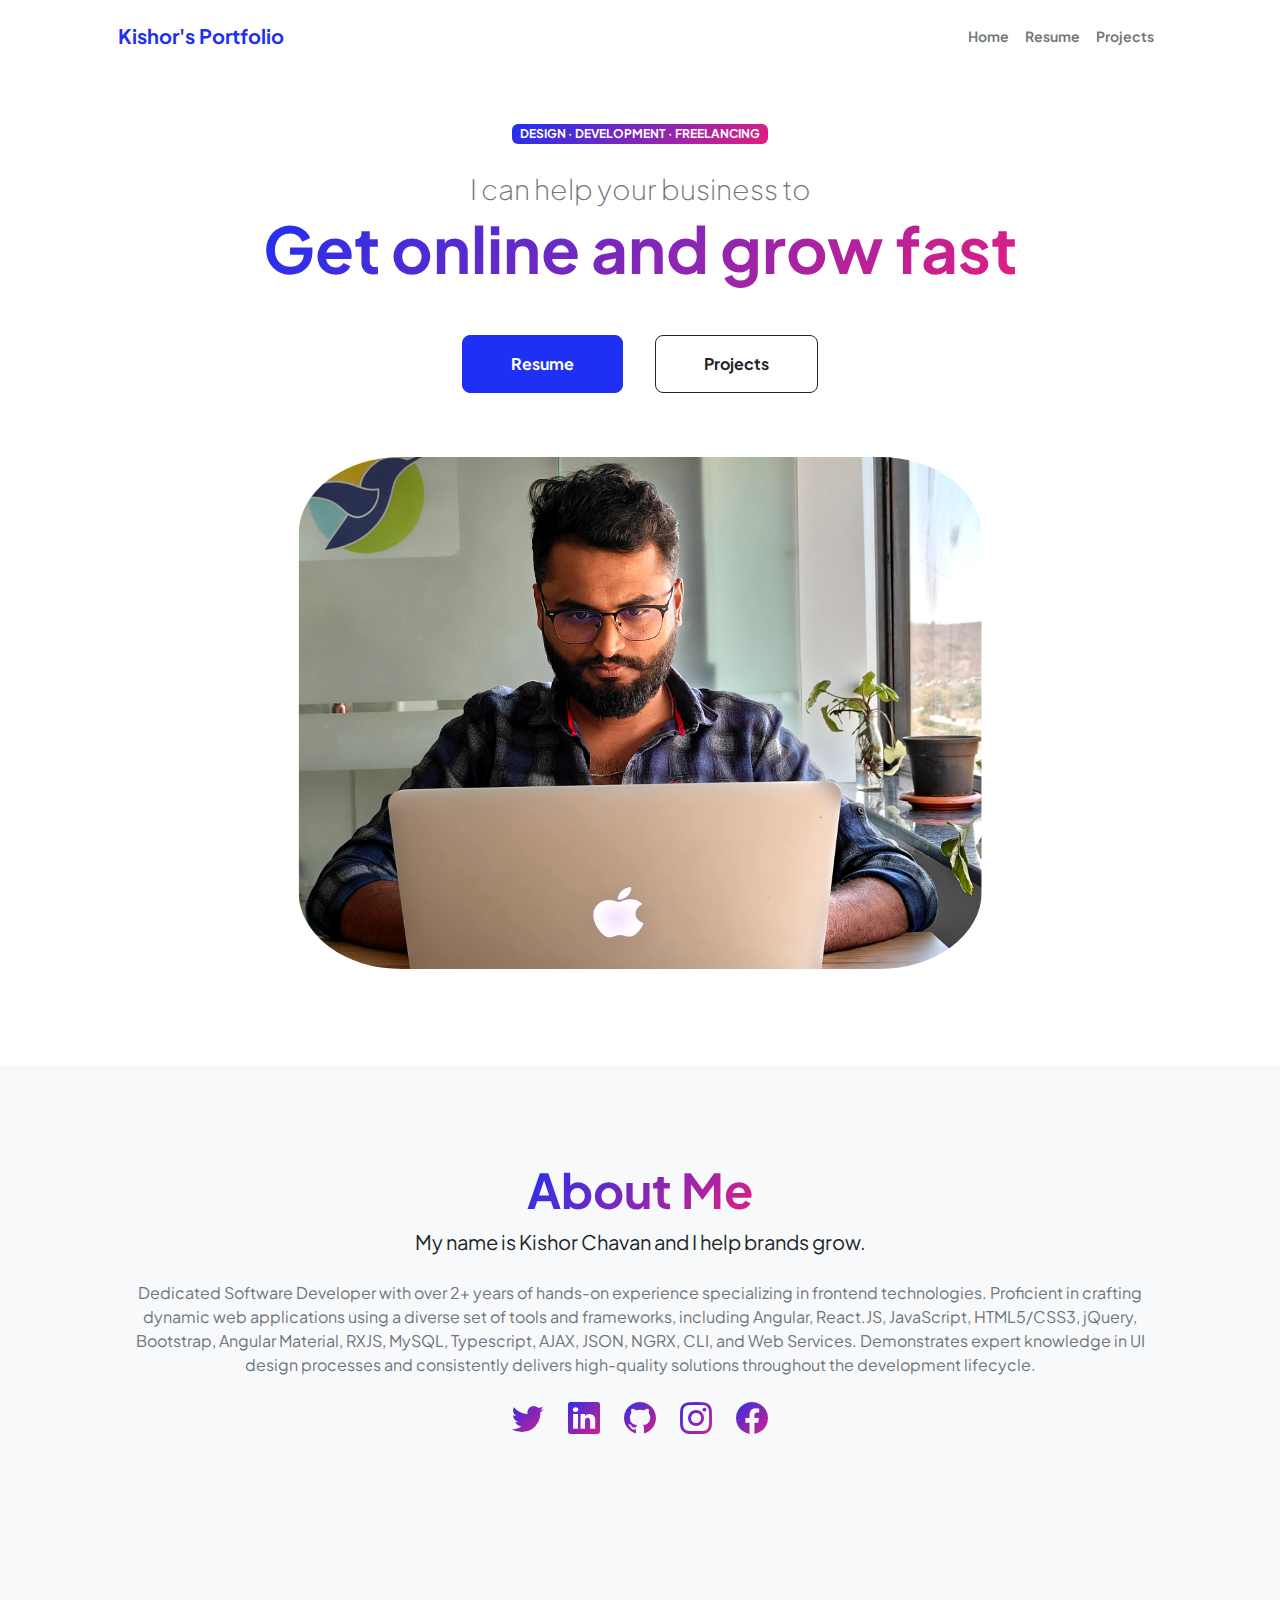
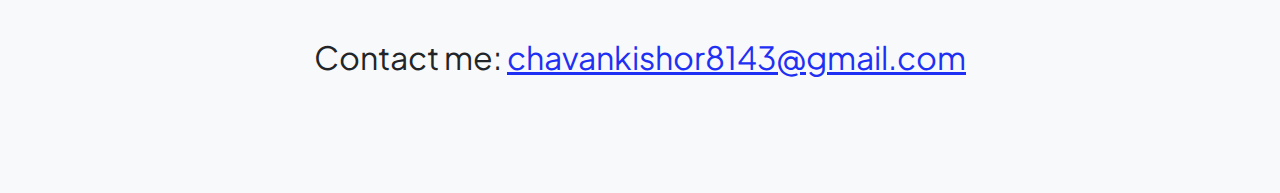
<file: index.html>
<!DOCTYPE html>
<html lang="en">

<head>
    <meta charset="utf-8" />
    <meta name="viewport" content="width=device-width, initial-scale=1, shrink-to-fit=no" />
    <meta name="description" content="" />
    <meta name="author" content="" />
    <title>Kishor Chavan Portfolio</title>
    <!-- Favicon-->
    <link rel="icon" type="image/x-icon" href="assets/favicon.ico" />
    <!-- Custom Google font-->
    <link rel="preconnect" href="https://fonts.googleapis.com" />
    <link rel="preconnect" href="https://fonts.gstatic.com" crossorigin />
    <link
        href="https://fonts.googleapis.com/css2?family=Plus+Jakarta+Sans:wght@100;200;300;400;500;600;700;800;900&amp;display=swap"
        rel="stylesheet" />
    <!-- Bootstrap icons-->
    <link href="https://cdn.jsdelivr.net/npm/bootstrap-icons@1.8.1/font/bootstrap-icons.css" rel="stylesheet" />
    <!-- Core theme CSS (includes Bootstrap)-->
    <link href="css/styles.css" rel="stylesheet" />
</head>

<body class="d-flex flex-column h-100">
    <main class="flex-shrink-0">
        <!-- Navigation-->
        <nav class="navbar navbar-expand-lg navbar-light bg-white py-3">
            <div class="container px-5">
                <a class="navbar-brand" href="index.html"><span class="fw-bolder text-primary">Kishor's Portfolio</span></a>
                <button class="navbar-toggler" type="button" data-bs-toggle="collapse"
                    data-bs-target="#navbarSupportedContent" aria-controls="navbarSupportedContent"
                    aria-expanded="false" aria-label="Toggle navigation"><span
                        class="navbar-toggler-icon"></span></button>
                <div class="collapse navbar-collapse" id="navbarSupportedContent">
                    <ul class="navbar-nav ms-auto mb-2 mb-lg-0 small fw-bolder">
                        <li class="nav-item"><a class="nav-link" href="index.html">Home</a></li>
                        <li class="nav-item"><a class="nav-link" href="resume.html">Resume</a></li>
                        <li class="nav-item"><a class="nav-link" href="projects.html">Projects</a></li>
                    </ul>
                </div>
            </div>
        </nav>
        <!-- Header-->
        <header class="py-5">
            <div class="container px-5 pb-5">
                <div class="row gx-5 align-items-center">
                    <div class="col-xxl-5">
                        <!-- Header text content-->
                        <div class="text-center text-xxl-start">
                            <div class="badge bg-gradient-primary-to-secondary text-white mb-4">
                                <div class="text-uppercase">Design &middot; Development &middot; Freelancing</div>
                            </div>
                            <div class="fs-3 fw-light text-muted">I can help your business to</div>
                            <h1 class="display-3 fw-bolder mb-5">
                                <span class="text-gradient d-inline">Get online and grow fast</span>
                            </h1>
                            <div
                                class="d-grid gap-3 d-sm-flex justify-content-sm-center justify-content-xxl-start mb-3">
                                <a class="btn btn-primary btn-lg px-5 py-3 me-sm-3 fs-6 fw-bolder"
                                    href="resume.html">
                                    Resume
                                </a>
                                <a class="btn btn-outline-dark btn-lg px-5 py-3 fs-6 fw-bolder"
                                    href="projects.html">
                                    Projects
                                </a>
                            </div>
                        </div>
                    </div>
                    <div class="col-xxl-7">
                        <!-- Header profile picture-->
                        <div class="d-flex justify-content-center mt-5 mt-xxl-0">
                            <div class="profile bg-gradient-primary-to-secondary">
                                <img class="profile-img" src="assets/profilepic.jpg" alt="..." />
                               
                            </div>
                        </div>
                    </div>
                </div>
            </div>
        </header>
        <!-- About Section-->
        <section class="bg-light py-5">
            <div class="container px-5">
                <div class="row gx-5 justify-content-center">
                    <div class="col-xxl-8">
                        <div class="text-center my-5">
                            <h2 class="display-5 fw-bolder"><span class="text-gradient d-inline">About Me</span></h2>
                            <p class="lead fw-light mb-4"><strong>My name is Kishor Chavan and I help brands grow.</strong></p>
                            <p class="text-muted">Dedicated Software Developer with over 2+ years of hands-on
                                experience specializing in frontend technologies. Proficient in crafting dynamic web
                                applications using a diverse set of tools and frameworks, including Angular, React.JS,
                                JavaScript, HTML5/CSS3, jQuery, Bootstrap, Angular Material, RXJS, MySQL, Typescript,
                                AJAX, JSON, NGRX, CLI, and Web Services. Demonstrates expert knowledge in UI design
                                processes and consistently delivers high-quality solutions throughout the development
                                lifecycle.</p>
                            <div class="d-flex justify-content-center fs-2 gap-4">
                                <a class="text-gradient" target="_blank" href="https://twitter.com/KishorC19057759">
                                    <i class="bi bi-twitter"></i>
                                </a>
                                <a class="text-gradient" target="_blank"
                                    href="https://www.linkedin.com/in/kishor-chavan-18511a18b/">
                                    <i class="bi bi-linkedin"></i>
                                </a>
                                <a class="text-gradient" target="_blank" href="https://github.com/kishor96k">
                                    <i class="bi bi-github"></i>
                                </a>
                                <a class="text-gradient" target="_blank" href="https://www.instagram.com/_kishor_96k/">
                                    <i class="bi bi-instagram"></i>
                                </a>
                                <a class="text-gradient" target="_blank" href="https://github.com/kishor96k">
                                    <i class="bi bi-facebook"></i>
                                </a>
                            </div>
                        </div>
                    </div>
                </div>
            </div>
        </section>
        <section class="bg-light py-5">
            <div class="container px-5">
                <div class="row gx-5 justify-content-center">
                    <div class="col-xxl-8">
                        <div class="text-center my-5">
                            <div class="d-flex justify-content-center fs-2 gap-4">
                                <footer>
                                    <p>Contact me: <a href="mailto:chavankishor8143@gmail.com">chavankishor8143@gmail.com</a></p>
                                </footer>
                            </div>
                        </div>
                    </div>
                </div>
            </div>
        </section>
    </main>
    <!-- Bootstrap core JS-->
    <script src="https://cdn.jsdelivr.net/npm/bootstrap@5.2.3/dist/js/bootstrap.bundle.min.js"></script>
    <!-- Core theme JS-->
    <script src="js/scripts.js"></script>
</body>

</html>
</file>
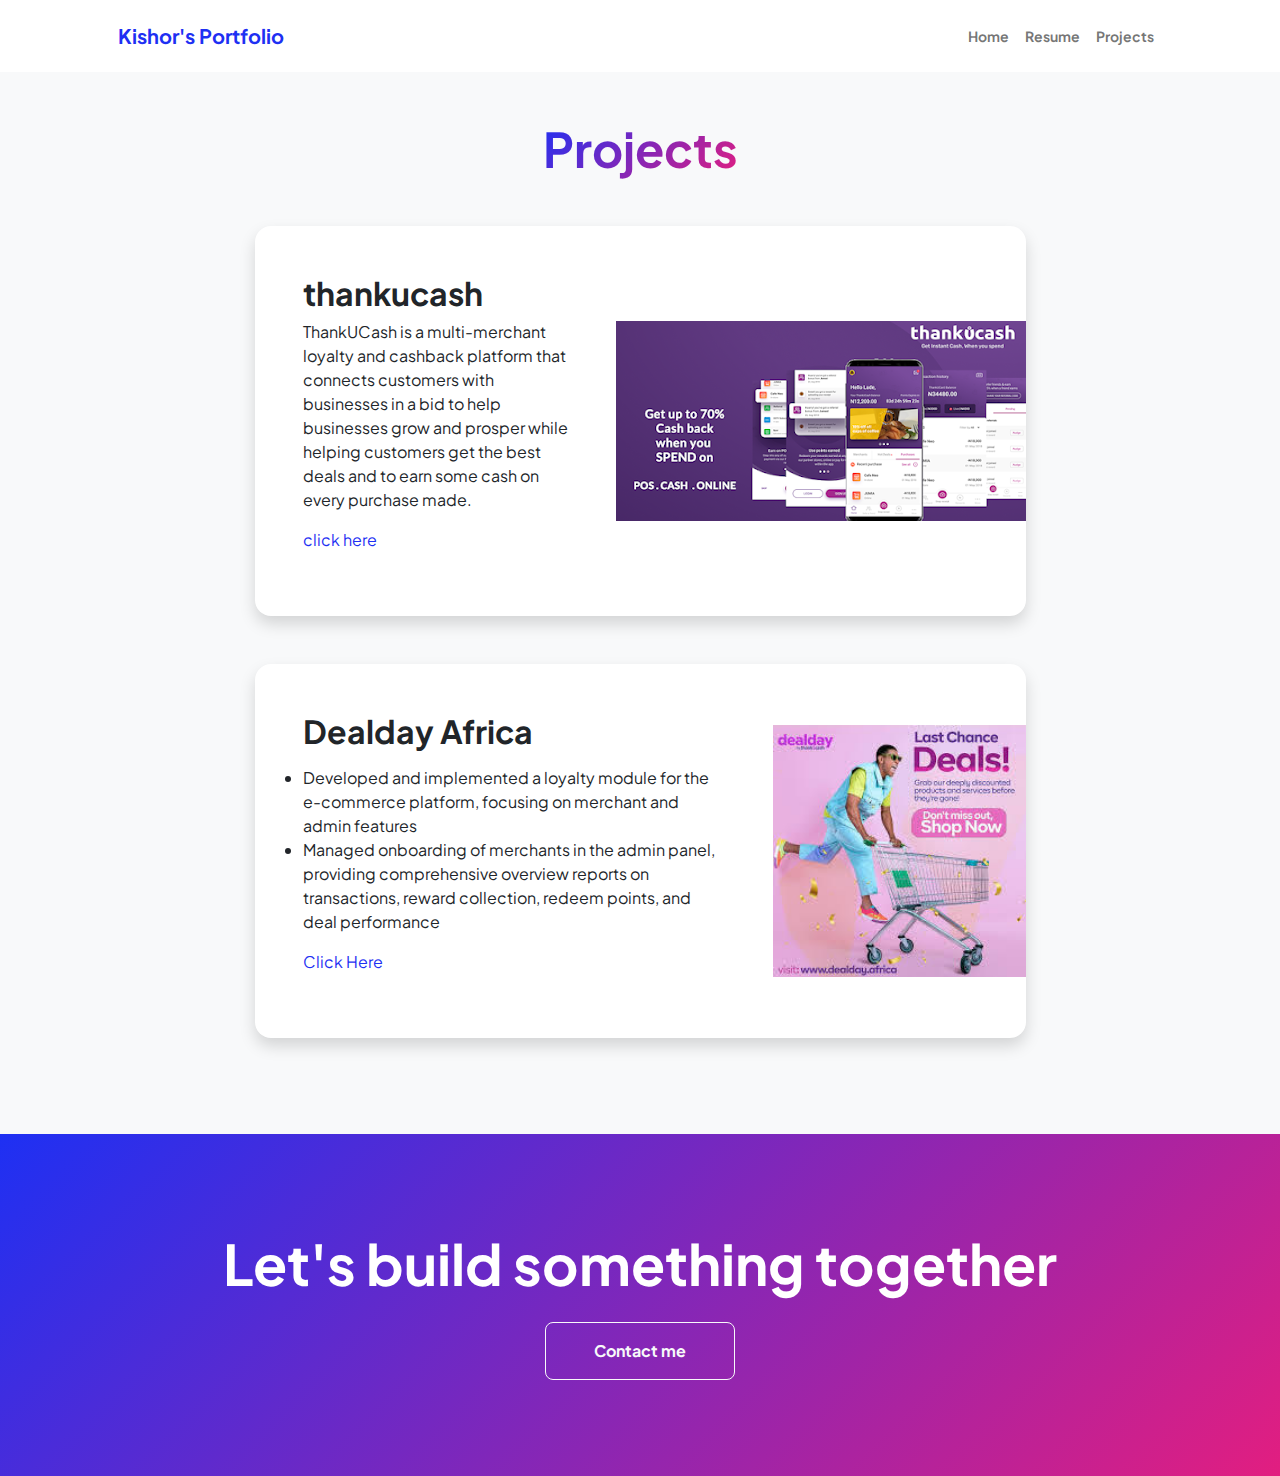
<file: projects.html>
<!DOCTYPE html>
<html lang="en">

<head>
    <meta charset="utf-8" />
    <meta name="viewport" content="width=device-width, initial-scale=1, shrink-to-fit=no" />
    <meta name="description" content="" />
    <meta name="author" content="" />
    <title>Kishor Chavan Portfolio</title>
    <!-- Favicon-->
    <link rel="icon" type="image/x-icon" href="assets/favicon.ico" />
    <!-- Custom Google font-->
    <link rel="preconnect" href="https://fonts.googleapis.com" />
    <link rel="preconnect" href="https://fonts.gstatic.com" crossorigin />
    <link
        href="https://fonts.googleapis.com/css2?family=Plus+Jakarta+Sans:wght@100;200;300;400;500;600;700;800;900&amp;display=swap"
        rel="stylesheet" />
    <!-- Bootstrap icons-->
    <link href="https://cdn.jsdelivr.net/npm/bootstrap-icons@1.8.1/font/bootstrap-icons.css" rel="stylesheet" />
    <!-- Core theme CSS (includes Bootstrap)-->
    <link href="css/styles.css" rel="stylesheet" />
</head>

<body class="d-flex flex-column h-100 bg-light">
    <main class="flex-shrink-0">
        <!-- Navigation-->
        <nav class="navbar navbar-expand-lg navbar-light bg-white py-3">
            <div class="container px-5">
                <a class="navbar-brand" href="index.html">
                    <span class="fw-bolder text-primary">
                        Kishor's Portfolio
                    </span>
                </a>
                <button class="navbar-toggler" type="button" data-bs-toggle="collapse"
                    data-bs-target="#navbarSupportedContent" aria-controls="navbarSupportedContent"
                    aria-expanded="false" aria-label="Toggle navigation"><span
                        class="navbar-toggler-icon"></span></button>
                <div class="collapse navbar-collapse" id="navbarSupportedContent">
                    <ul class="navbar-nav ms-auto mb-2 mb-lg-0 small fw-bolder">
                        <li class="nav-item"><a class="nav-link" href="index.html">Home</a></li>
                        <li class="nav-item"><a class="nav-link" href="resume.html">Resume</a></li>
                        <li class="nav-item"><a class="nav-link" href="projects.html">Projects</a></li>
                    </ul>
                </div>
            </div>
        </nav>
        <!-- Projects Section-->
        <section class="py-5">
            <div class="container px-5 mb-5">
                <div class="text-center mb-5">
                    <h1 class="display-5 fw-bolder mb-0"><span class="text-gradient d-inline">Projects</span></h1>
                </div>
                <div class="row gx-5 justify-content-center">
                    <div class="col-lg-11 col-xl-9 col-xxl-8">
                        <!-- Project Card 1-->
                        <div class="card overflow-hidden shadow rounded-4 border-0 mb-5">
                            <div class="card-body p-0">
                                <div class="d-flex align-items-center">
                                    <div class="p-5">
                                        <h2 class="fw-bolder">thankucash</h2>
                                        <p>
                                            ThankUCash is a multi-merchant loyalty and cashback platform that connects
                                            customers with businesses in a bid to help businesses grow and prosper while
                                            helping customers get the best deals and to earn some cash on every purchase
                                            made.
                                        </p>
                                        <p>
                                            <a href="https://web.thankucash.com/" target="_blank"
                                                style="text-decoration: none;">click here</a>
                                        </p>
                                    </div>
                                    <img class="img-fluid" height="100%" width="100%" src="./assets/thankucash.jpg"
                                        alt="..." />
                                </div>
                            </div>
                        </div>
                        <!-- Project Card 2-->
                        <div class="card overflow-hidden shadow rounded-4 border-0">
                            <div class="card-body p-0">
                                <div class="d-flex align-items-center">
                                    <div class="p-5">
                                        <h2 class="fw-bolder">Dealday Africa</h2>
                                        <p>
                                            <li>Developed and implemented a loyalty module for the e-commerce platform,
                                                focusing on merchant and admin features
                                            </li>
                                            <li>Managed onboarding of merchants in the admin panel, providing
                                                comprehensive overview reports on transactions, reward
                                                collection, redeem points, and deal performance
                                            </li>
                                        </p>
                                        <p>
                                            <a href="https://dealday.africa/home" target="_blank"
                                                style="text-decoration: none;">
                                                Click Here
                                            </a>
                                        </p>
                                    </div>
                                    <img class="img-fluid" width="100%" height="100%" src="./assets/dealday.jpg"
                                        alt="..." />
                                </div>
                            </div>
                        </div>
                    </div>
                </div>
            </div>
        </section>
        <!-- Call to action section-->
        <section class="py-5 bg-gradient-primary-to-secondary text-white">
            <div class="container px-5 my-5">
                <div class="text-center">
                    <h2 class="display-4 fw-bolder mb-4">Let's build something together</h2>
                    <a target="_blank" class="btn btn-outline-light btn-lg px-5 py-3 fs-6 fw-bolder"
                        href="mailto:chavankishor8143@gmail.com">Contact me</a>
                </div>
            </div>
        </section>
    </main>

    <!-- Bootstrap core JS-->
    <script src="https://cdn.jsdelivr.net/npm/bootstrap@5.2.3/dist/js/bootstrap.bundle.min.js"></script>
    <!-- Core theme JS-->
    <script src="js/scripts.js"></script>
</body>

</html>
</file>
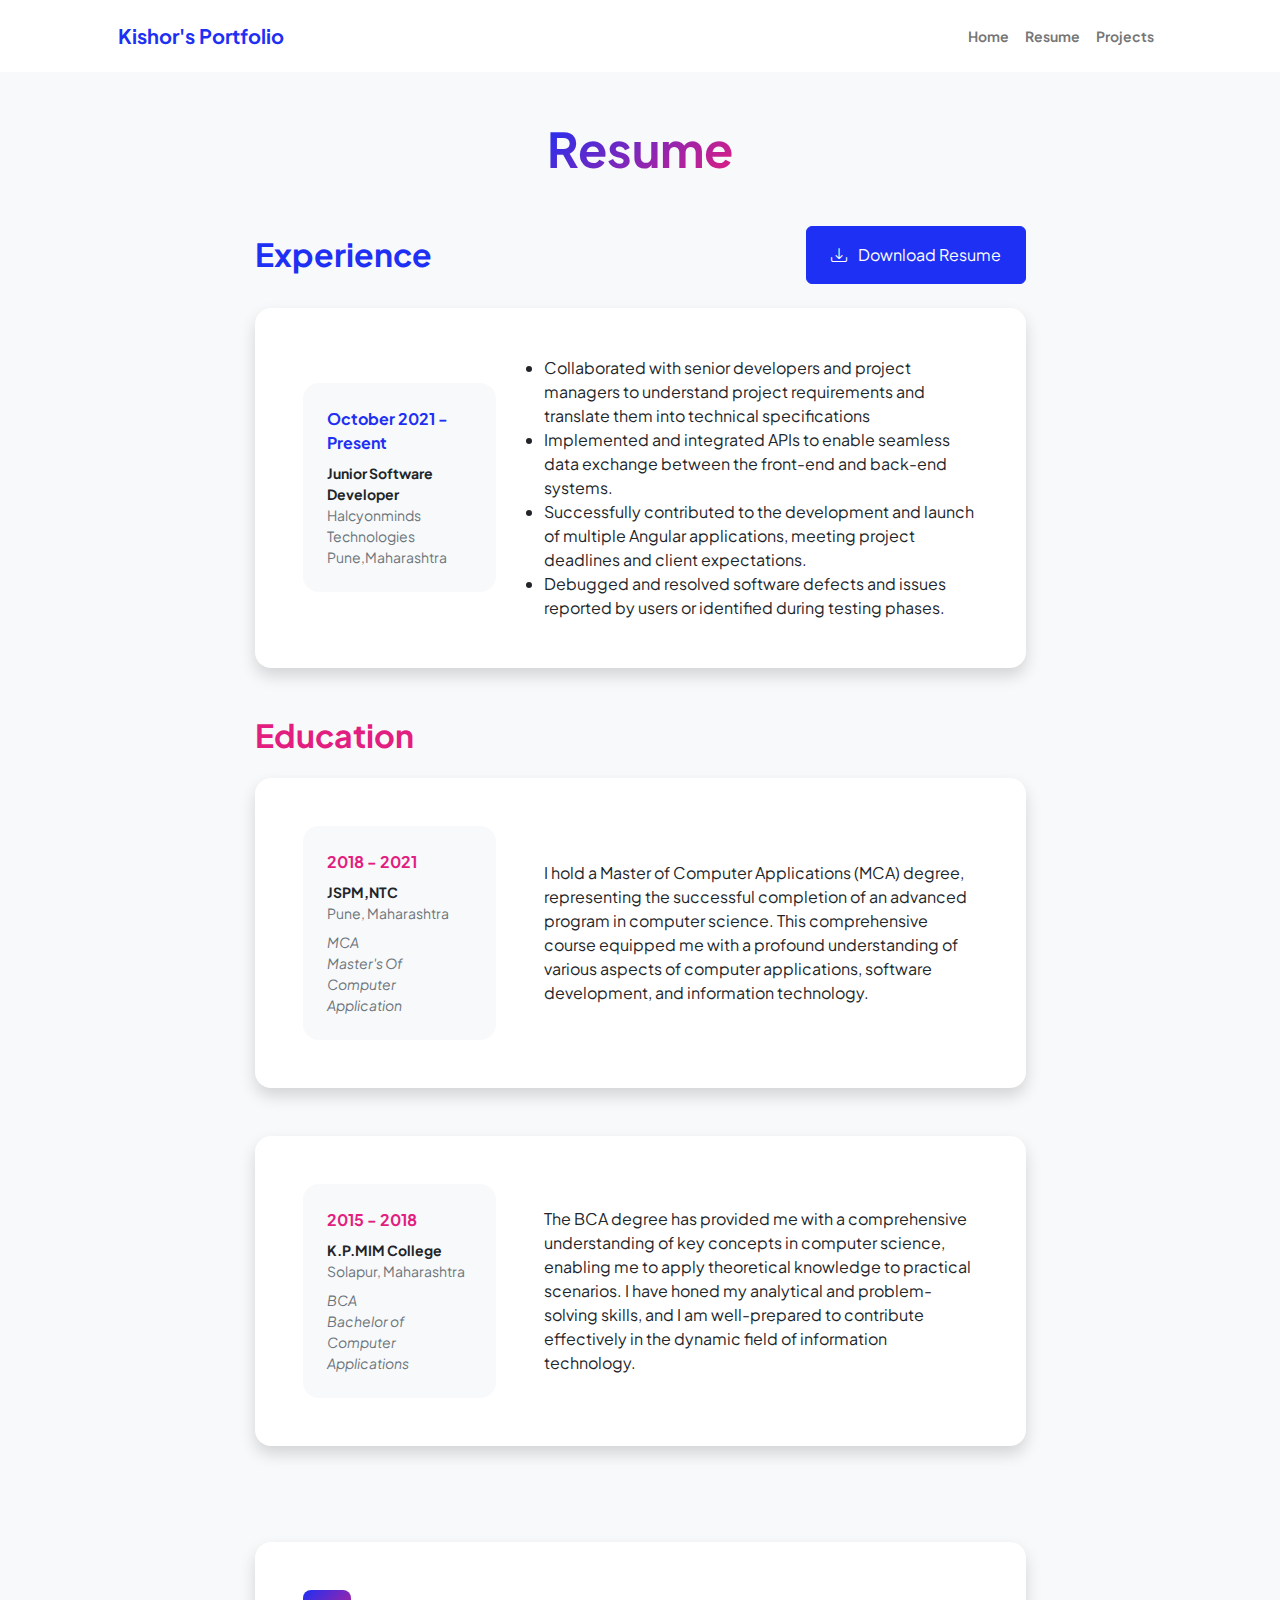
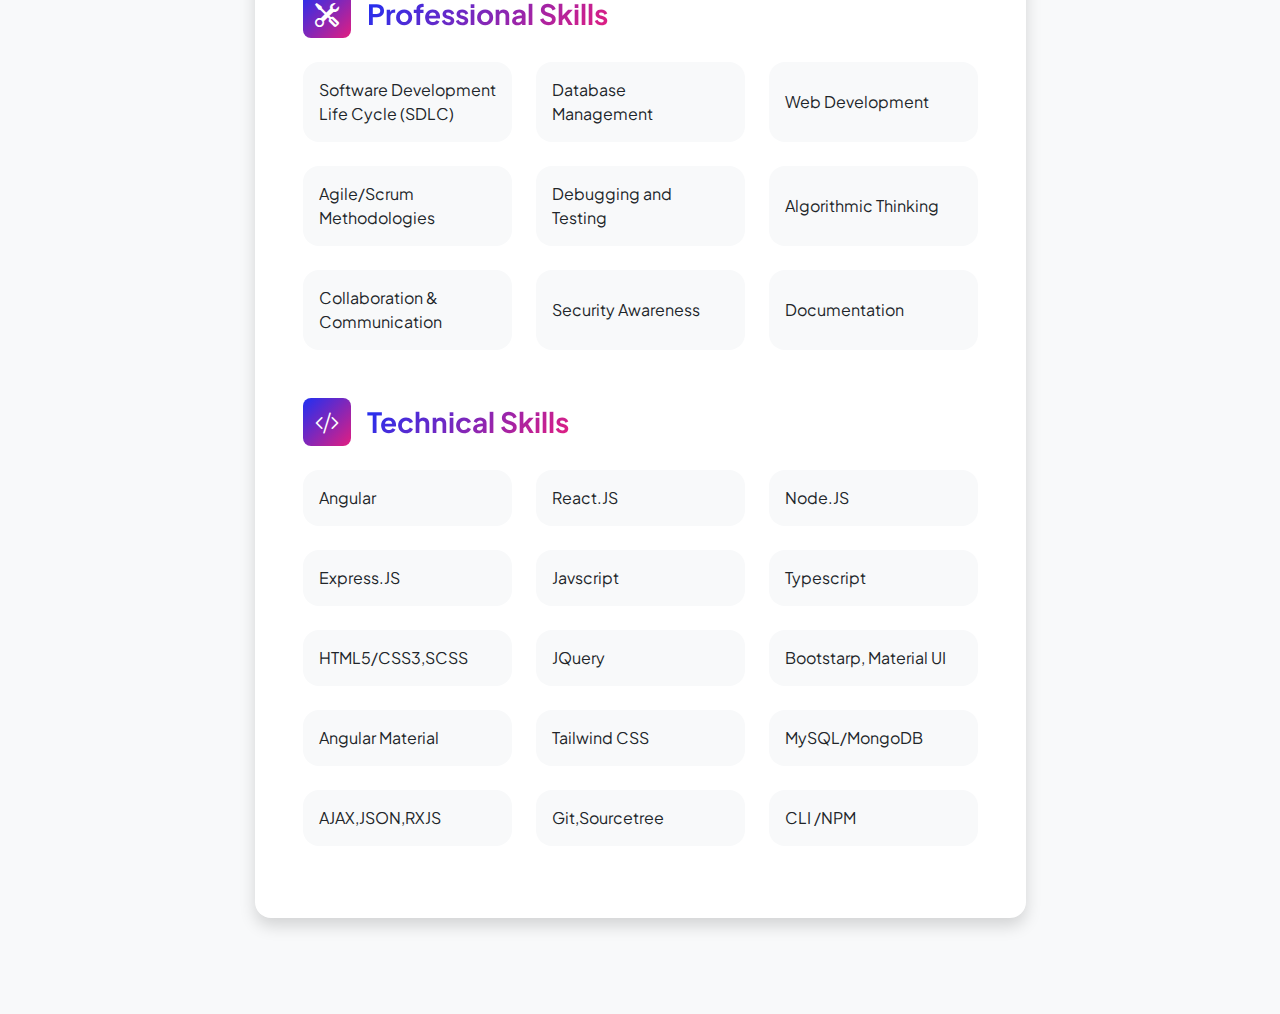
<file: resume.html>
<!DOCTYPE html>
<html lang="en">

<head>
    <meta charset="utf-8" />
    <meta name="viewport" content="width=device-width, initial-scale=1, shrink-to-fit=no" />
    <meta name="description" content="" />
    <meta name="author" content="" />
    <title>Kishor Chavan Portfolio</title>
    <!-- Favicon-->
    <link rel="icon" type="image/x-icon" href="assets/favicon.ico" />
    <!-- Custom Google font-->
    <link rel="preconnect" href="https://fonts.googleapis.com" />
    <link rel="preconnect" href="https://fonts.gstatic.com" crossorigin />
    <link
        href="https://fonts.googleapis.com/css2?family=Plus+Jakarta+Sans:wght@100;200;300;400;500;600;700;800;900&amp;display=swap"
        rel="stylesheet" />
    <!-- Bootstrap icons-->
    <link href="https://cdn.jsdelivr.net/npm/bootstrap-icons@1.8.1/font/bootstrap-icons.css" rel="stylesheet" />
    <!-- Core theme CSS (includes Bootstrap)-->
    <link href="css/styles.css" rel="stylesheet" />
</head>

<body class="d-flex flex-column h-100 bg-light">
    <main class="flex-shrink-0">
        <!-- Navigation-->
        <nav class="navbar navbar-expand-lg navbar-light bg-white py-3">
            <div class="container px-5">
                <a class="navbar-brand" href="index.html">
                    <span class="fw-bolder text-primary">
                        Kishor's Portfolio
                    </span>
                </a>
                <button class="navbar-toggler" type="button" data-bs-toggle="collapse"
                    data-bs-target="#navbarSupportedContent" aria-controls="navbarSupportedContent"
                    aria-expanded="false" aria-label="Toggle navigation"><span
                        class="navbar-toggler-icon"></span></button>
                <div class="collapse navbar-collapse" id="navbarSupportedContent">
                    <ul class="navbar-nav ms-auto mb-2 mb-lg-0 small fw-bolder">
                        <li class="nav-item"><a class="nav-link" href="index.html">Home</a></li>
                        <li class="nav-item"><a class="nav-link" href="resume.html">Resume</a></li>
                        <li class="nav-item"><a class="nav-link" href="projects.html">Projects</a></li>
                    </ul>
                </div>
            </div>
        </nav>
        <!-- Page Content-->
        <div class="container px-5 my-5">
            <div class="text-center mb-5">
                <h1 class="display-5 fw-bolder mb-0"><span class="text-gradient d-inline">Resume</span></h1>
            </div>
            <div class="row gx-5 justify-content-center">
                <div class="col-lg-11 col-xl-9 col-xxl-8">
                    <!-- Experience Section-->
                    <section>
                        <div class="d-flex align-items-center justify-content-between mb-4">
                            <h2 class="text-primary fw-bolder mb-0">Experience</h2>
                            <a class="btn btn-primary px-4 py-3" target="_blank" href="./assets/Kishor_Chavan_CV.pdf">
                                <div class="d-inline-block bi bi-download me-2"></div>
                                Download Resume
                            </a>
                        </div>
                        <!-- Experience Card 1-->
                        <div class="card shadow border-0 rounded-4 mb-5">
                            <div class="card-body p-5">
                                <div class="row align-items-center gx-5">
                                    <div class="col text-center text-lg-start mb-4 mb-lg-0">
                                        <div class="bg-light p-4 rounded-4">
                                            <div class="text-primary fw-bolder mb-2">October 2021 - Present</div>
                                            <div class="small fw-bolder">Junior Software Developer</div>
                                            <div class="small text-muted">Halcyonminds Technologies</div>
                                            <div class="small text-muted">Pune,Maharashtra</div>
                                        </div>
                                    </div>
                                    <div class="col-lg-8">
                                        <div>
                                            <li>Collaborated with senior developers and project managers to
                                                understand project requirements and translate them into technical
                                                specifications
                                            </li>
                                            <li>
                                                Implemented and integrated APIs to enable seamless data exchange
                                                between the front-end and back-end systems.
                                            </li>
                                            <li>
                                                Successfully contributed to the development and launch of multiple
                                                Angular applications, meeting project deadlines and client expectations.
                                            </li>
                                            <li>
                                                Debugged and resolved software defects and issues reported by users
                                                or identified during testing phases.
                                            </li>
                                        </div>
                                    </div>
                                </div>
                            </div>
                        </div>
                    </section>
                    <!-- Education Section-->
                    <section>
                        <h2 class="text-secondary fw-bolder mb-4">Education</h2>
                        <!-- Education Card 1-->
                        <div class="card shadow border-0 rounded-4 mb-5">
                            <div class="card-body p-5">
                                <div class="row align-items-center gx-5">
                                    <div class="col text-center text-lg-start mb-4 mb-lg-0">
                                        <div class="bg-light p-4 rounded-4">
                                            <div class="text-secondary fw-bolder mb-2">2018 - 2021</div>
                                            <div class="mb-2">
                                                <div class="small fw-bolder">JSPM,NTC</div>
                                                <div class="small text-muted">Pune, Maharashtra</div>
                                            </div>
                                            <div class="fst-italic">
                                                <div class="small text-muted">MCA</div>
                                                <div class="small text-muted">Master's Of Computer Application</div>
                                            </div>
                                        </div>
                                    </div>
                                    <div class="col-lg-8">
                                        <div> I hold a Master of Computer Applications (MCA) degree, representing the
                                            successful completion of an advanced program in computer science. This
                                            comprehensive course equipped me with a profound understanding of various
                                            aspects of computer applications, software development, and information
                                            technology.
                                        </div>
                                    </div>
                                </div>
                            </div>
                        </div>
                        <!-- Education Card 2-->
                        <div class="card shadow border-0 rounded-4 mb-5">
                            <div class="card-body p-5">
                                <div class="row align-items-center gx-5">
                                    <div class="col text-center text-lg-start mb-4 mb-lg-0">
                                        <div class="bg-light p-4 rounded-4">
                                            <div class="text-secondary fw-bolder mb-2">2015 - 2018</div>
                                            <div class="mb-2">
                                                <div class="small fw-bolder">K.P.MIM College</div>
                                                <div class="small text-muted">Solapur, Maharashtra</div>
                                            </div>
                                            <div class="fst-italic">
                                                <div class="small text-muted">BCA</div>
                                                <div class="small text-muted">Bachelor of Computer Applications</div>
                                            </div>
                                        </div>
                                    </div>
                                    <div class="col-lg-8">
                                        <div>The BCA degree has provided me with a comprehensive understanding of key
                                            concepts in computer science, enabling me to apply theoretical knowledge to
                                            practical scenarios. I have honed my analytical and problem-solving skills,
                                            and I am well-prepared to contribute effectively in the dynamic field of
                                            information technology.</div>
                                    </div>
                                </div>
                            </div>
                        </div>
                    </section>
                    <!-- Divider-->
                    <div class="pb-5"></div>
                    <!-- Skills Section-->
                    <section>
                        <!-- Skillset Card-->
                        <div class="card shadow border-0 rounded-4 mb-5">
                            <div class="card-body p-5">
                                <!-- Professional skills list-->
                                <div class="mb-5">
                                    <div class="d-flex align-items-center mb-4">
                                        <div
                                            class="feature bg-primary bg-gradient-primary-to-secondary text-white rounded-3 me-3">
                                            <i class="bi bi-tools"></i>
                                        </div>
                                        <h3 class="fw-bolder mb-0">
                                            <span class="text-gradient d-inline">
                                                Professional Skills
                                            </span>
                                        </h3>
                                    </div>
                                    <div class="row row-cols-1 row-cols-md-3 mb-4">
                                        <div class="col mb-4 mb-md-0">
                                            <div class="d-flex align-items-center bg-light rounded-4 p-3 h-100">
                                                Software Development Life Cycle (SDLC)
                                            </div>
                                        </div>
                                        <div class="col mb-4 mb-md-0">
                                            <div class="d-flex align-items-center bg-light rounded-4 p-3 h-100">
                                                Database Management
                                            </div>
                                        </div>
                                        <div class="col">
                                            <div class="d-flex align-items-center bg-light rounded-4 p-3 h-100">
                                                Web Development
                                            </div>
                                        </div>
                                    </div>
                                    <div class="row row-cols-1 row-cols-md-3 mb-4">
                                        <div class="col mb-4 mb-md-0">
                                            <div class="d-flex align-items-center bg-light rounded-4 p-3 h-100">
                                                Agile/Scrum Methodologies
                                            </div>
                                        </div>
                                        <div class="col mb-4 mb-md-0">
                                            <div class="d-flex align-items-center bg-light rounded-4 p-3 h-100">
                                                Debugging and Testing
                                            </div>
                                        </div>
                                        <div class="col">
                                            <div class="d-flex align-items-center bg-light rounded-4 p-3 h-100">
                                                Algorithmic Thinking
                                            </div>
                                        </div>
                                    </div>
                                    <div class="row row-cols-1 row-cols-md-3 mb-4">
                                        <div class="col mb-4 mb-md-0">
                                            <div class="d-flex align-items-center bg-light rounded-4 p-3 h-100">
                                                Collaboration & Communication
                                            </div>
                                        </div>
                                        <div class="col mb-4 mb-md-0">
                                            <div class="d-flex align-items-center bg-light rounded-4 p-3 h-100">
                                                Security Awareness
                                            </div>
                                        </div>
                                        <div class="col">
                                            <div class="d-flex align-items-center bg-light rounded-4 p-3 h-100">
                                                Documentation
                                            </div>
                                        </div>
                                    </div>

                                </div>
                                <!-- Languages list-->
                                <div class="mb-0">
                                    <div class="d-flex align-items-center mb-4">
                                        <div
                                            class="feature bg-primary bg-gradient-primary-to-secondary text-white rounded-3 me-3">
                                            <i class="bi bi-code-slash"></i>
                                        </div>
                                        <h3 class="fw-bolder mb-0">
                                            <span class="text-gradient d-inline">
                                                Technical Skills
                                            </span>
                                        </h3>
                                    </div>
                                    <div class="row row-cols-1 row-cols-md-3 mb-4">
                                        <div class="col mb-4 mb-md-0">
                                            <div class="d-flex align-items-center bg-light rounded-4 p-3 h-100">Angular
                                            </div>
                                        </div>
                                        <div class="col mb-4 mb-md-0">
                                            <div class="d-flex align-items-center bg-light rounded-4 p-3 h-100">
                                                React.JS</div>
                                        </div>
                                        <div class="col">
                                            <div class="d-flex align-items-center bg-light rounded-4 p-3 h-100">Node.JS
                                            </div>
                                        </div>
                                    </div>
                                    <div class="row row-cols-1 row-cols-md-3 mb-4">
                                        <div class="col mb-4 mb-md-0">
                                            <div class="d-flex align-items-center bg-light rounded-4 p-3 h-100">
                                                Express.JS</div>
                                        </div>
                                        <div class="col mb-4 mb-md-0">
                                            <div class="d-flex align-items-center bg-light rounded-4 p-3 h-100">
                                                Javscript</div>
                                        </div>
                                        <div class="col">
                                            <div class="d-flex align-items-center bg-light rounded-4 p-3 h-100">
                                                Typescript</div>
                                        </div>
                                    </div>
                                    <div class="row row-cols-1 row-cols-md-3 mb-4">
                                        <div class="col mb-4 mb-md-0">
                                            <div class="d-flex align-items-center bg-light rounded-4 p-3 h-100">
                                                HTML5/CSS3,SCSS</div>
                                        </div>
                                        <div class="col mb-4 mb-md-0">
                                            <div class="d-flex align-items-center bg-light rounded-4 p-3 h-100">JQuery
                                            </div>
                                        </div>
                                        <div class="col">
                                            <div class="d-flex align-items-center bg-light rounded-4 p-3 h-100">
                                                Bootstarp, Material UI </div>
                                        </div>
                                    </div>
                                    <div class="row row-cols-1 row-cols-md-3 mb-4">
                                        <div class="col mb-4 mb-md-0">
                                            <div class="d-flex align-items-center bg-light rounded-4 p-3 h-100"> Angular
                                                Material</div>
                                        </div>
                                        <div class="col mb-4 mb-md-0">
                                            <div class="d-flex align-items-center bg-light rounded-4 p-3 h-100">Tailwind
                                                CSS </div>
                                        </div>
                                        <div class="col">
                                            <div class="d-flex align-items-center bg-light rounded-4 p-3 h-100">
                                                MySQL/MongoDB</div>
                                        </div>
                                    </div>
                                    <div class="row row-cols-1 row-cols-md-3 mb-4">
                                        <div class="col mb-4 mb-md-0">
                                            <div class="d-flex align-items-center bg-light rounded-4 p-3 h-100">
                                                AJAX,JSON,RXJS</div>
                                        </div>
                                        <div class="col mb-4 mb-md-0">
                                            <div class="d-flex align-items-center bg-light rounded-4 p-3 h-100">
                                                Git,Sourcetree </div>
                                        </div>
                                        <div class="col">
                                            <div class="d-flex align-items-center bg-light rounded-4 p-3 h-100">CLI /NPM
                                            </div>
                                        </div>
                                    </div>

                                </div>
                            </div>
                        </div>
                    </section>
                </div>
            </div>
        </div>
    </main>
    <!-- Bootstrap core JS-->
    <script src="https://cdn.jsdelivr.net/npm/bootstrap@5.2.3/dist/js/bootstrap.bundle.min.js"></script>
    <!-- Core theme JS-->
    <script src="js/scripts.js"></script>
</body>

</html>
</file>
